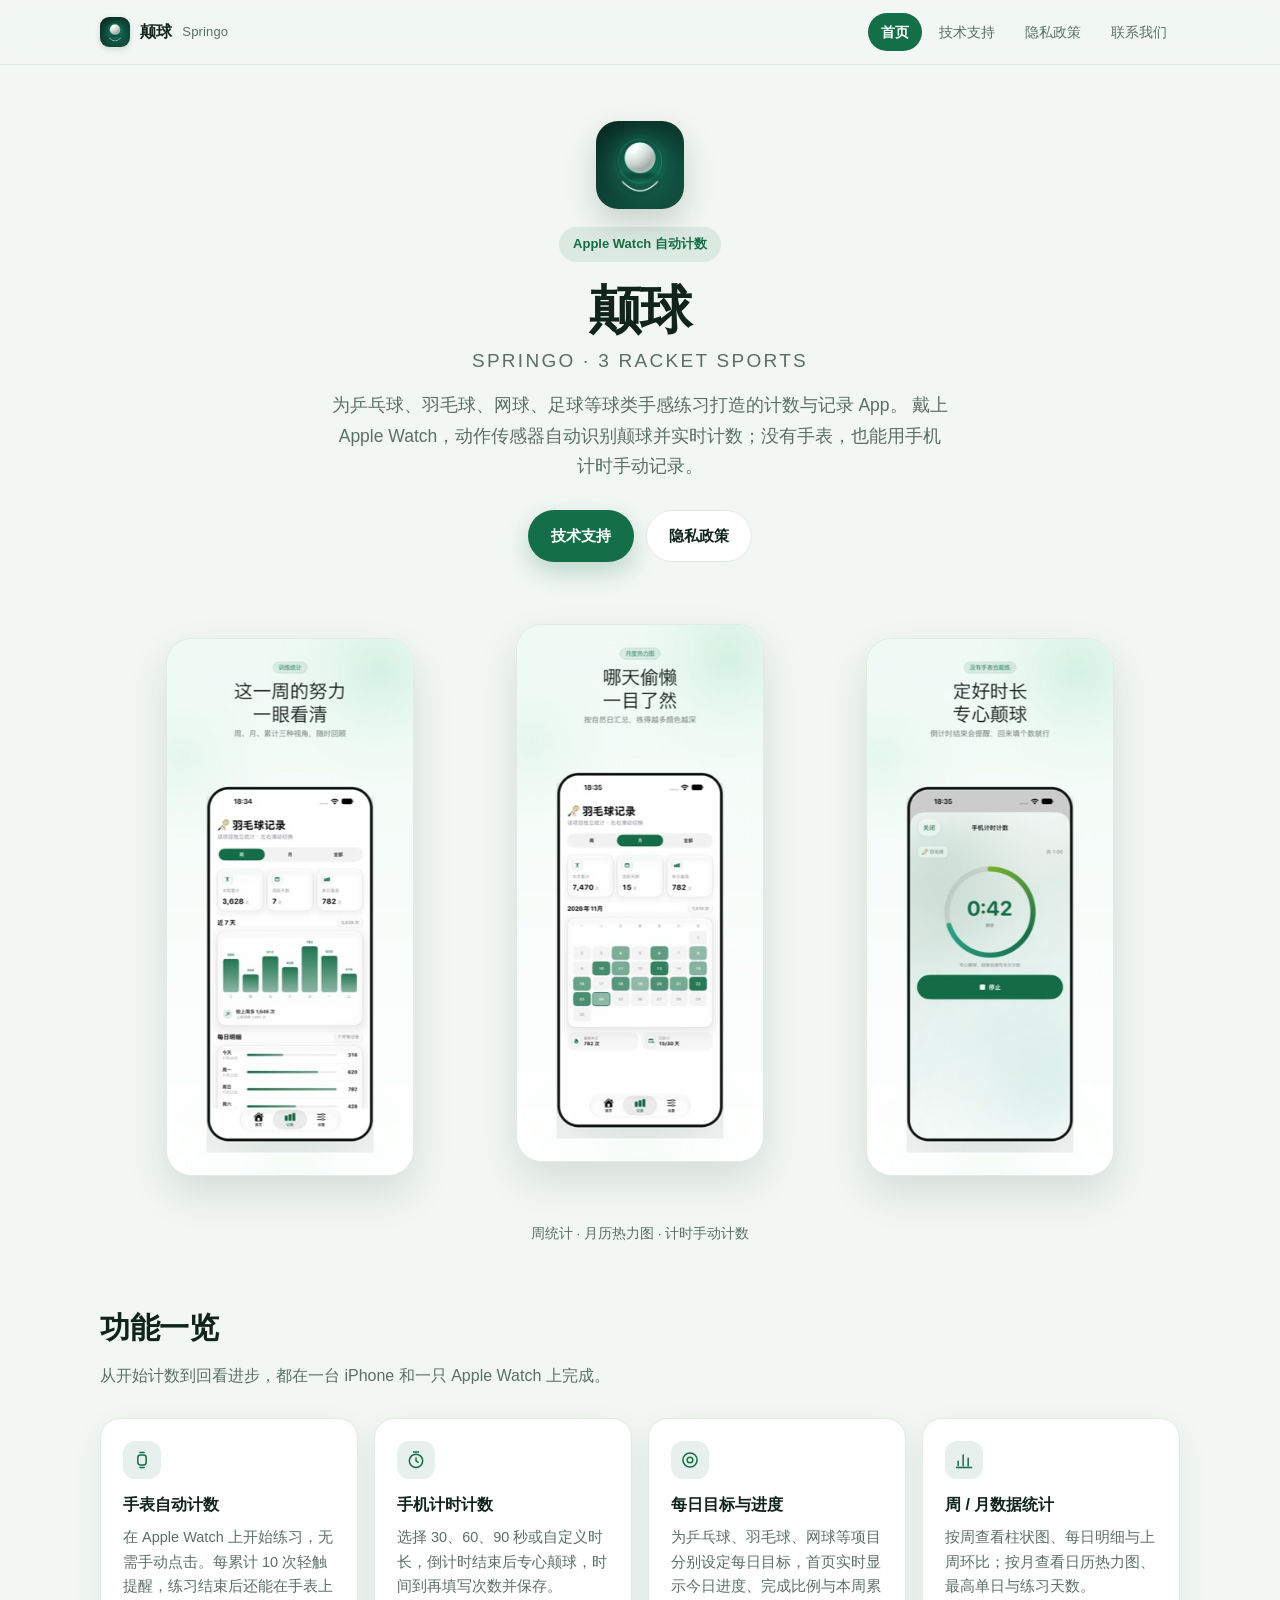
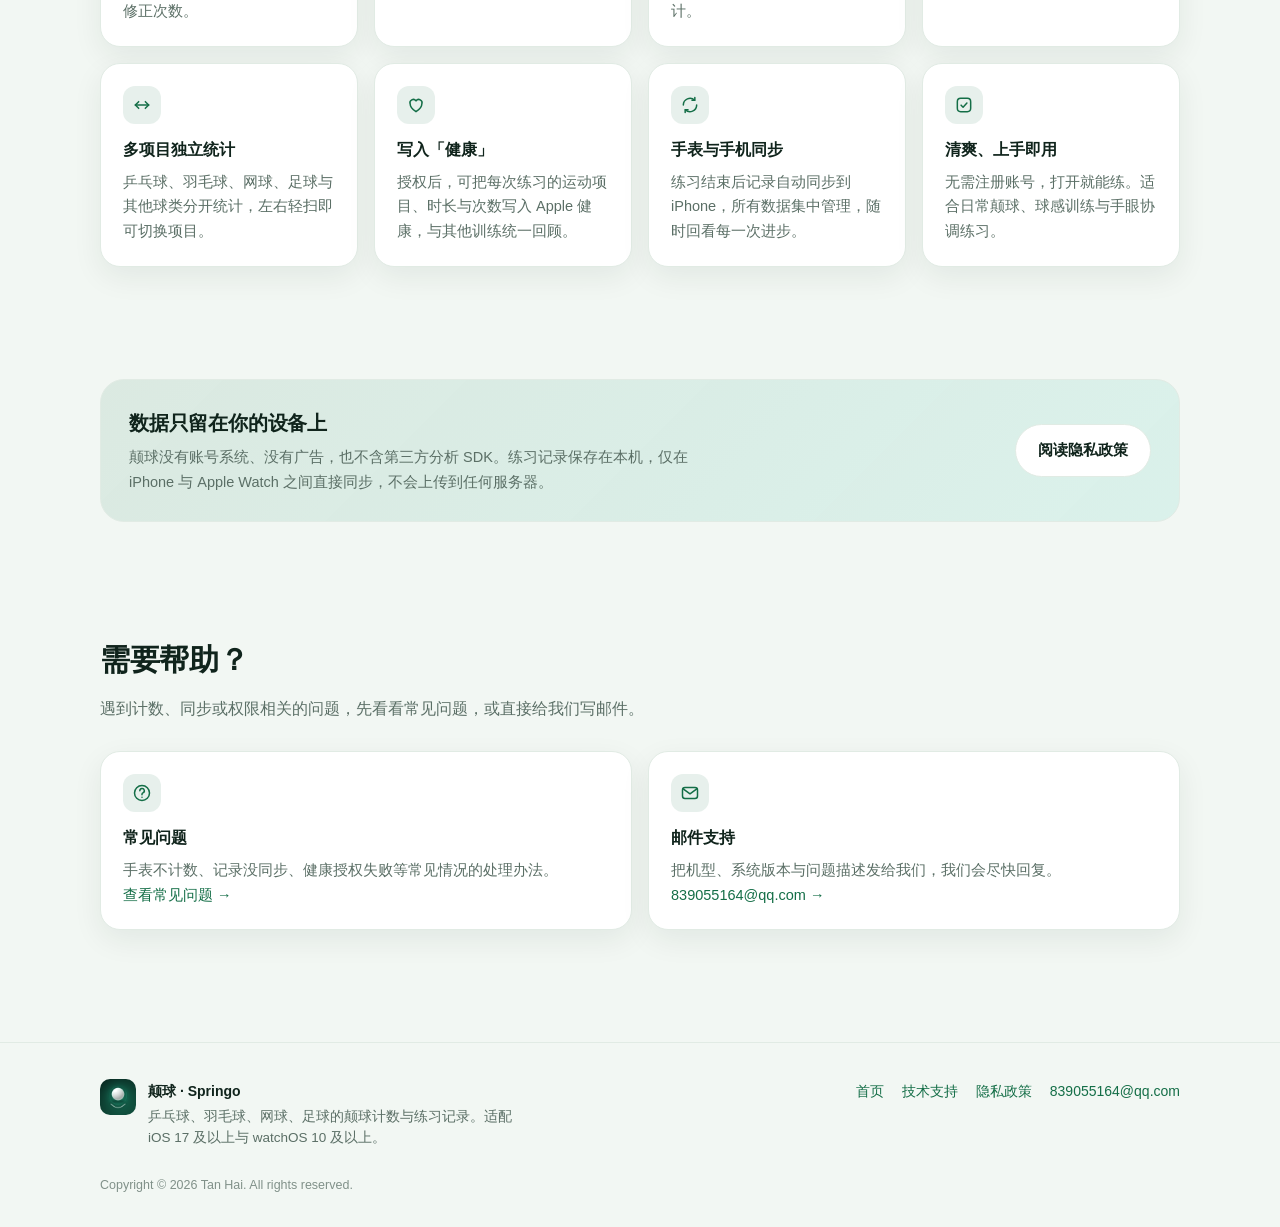
<file: index.html>
<!DOCTYPE html>
<html lang="zh-Hans">
<head>
<meta charset="utf-8">
<meta name="viewport" content="width=device-width, initial-scale=1">
<title>颠球 · Springo — Apple Watch 自动计数的球类练习记录 App</title>
<meta name="description" content="颠球（Springo）是一款为乒乓球、羽毛球、网球、足球等球类手感练习打造的计数与记录 App。Apple Watch 自动计数，手机计时手动记录，支持每日目标、周/月统计与写入「健康」。">
<meta name="theme-color" content="#146e47">
<link rel="icon" href="./assets/icon-192.png">
<link rel="apple-touch-icon" href="./assets/icon-192.png">
<link rel="stylesheet" href="./styles.css">
</head>
<body>

<header class="site-head">
  <div class="wrap">
    <a class="brand" href="./index.html">
      <img src="./assets/icon-192.png" alt="颠球 App 图标">
      <span>颠球</span><span class="en">Springo</span>
    </a>
    <nav class="nav" aria-label="主导航">
      <a href="./index.html" aria-current="page">首页</a>
      <a href="./support.html">技术支持</a>
      <a href="./privacy.html">隐私政策</a>
      <a href="mailto:839055164@qq.com">联系我们</a>
    </nav>
  </div>
</header>

<main>
  <section class="hero wrap">
    <img class="icon" src="./assets/icon-192.png" alt="颠球 App 图标">
    <span class="pill">Apple Watch 自动计数</span>
    <h1>颠球<span>SPRINGO · 3 RACKET SPORTS</span></h1>
    <p class="lead">
      为乒乓球、羽毛球、网球、足球等球类手感练习打造的计数与记录 App。
      戴上 Apple Watch，动作传感器自动识别颠球并实时计数；没有手表，也能用手机计时手动记录。
    </p>
    <div class="hero-actions">
      <a class="btn btn-primary" href="./support.html">技术支持</a>
      <a class="btn btn-ghost" href="./privacy.html">隐私政策</a>
    </div>
  </section>

  <section class="wrap" aria-label="界面预览">
    <div class="shots">
      <figure class="shot"><img src="./assets/shot-week.jpg" alt="周统计界面：柱状图与每日明细" loading="lazy"></figure>
      <figure class="shot"><img src="./assets/shot-month.jpg" alt="月统计界面：日历热力图" loading="lazy"></figure>
      <figure class="shot"><img src="./assets/shot-manual.jpg" alt="手机计时手动计数界面" loading="lazy"></figure>
    </div>
    <p class="caption">周统计 · 月历热力图 · 计时手动计数</p>
  </section>

  <section class="section wrap">
    <h2>功能一览</h2>
    <p class="sub">从开始计数到回看进步，都在一台 iPhone 和一只 Apple Watch 上完成。</p>
    <div class="grid">
      <div class="card">
        <span class="ico"><svg viewBox="0 0 24 24" aria-hidden="true"><rect x="7" y="6" width="10" height="12" rx="3.2"/><path d="M9.5 3h5M9.5 21h5"/></svg></span>
        <h3>手表自动计数</h3>
        <p>在 Apple Watch 上开始练习，无需手动点击。每累计 10 次轻触提醒，练习结束后还能在手表上修正次数。</p>
      </div>
      <div class="card">
        <span class="ico"><svg viewBox="0 0 24 24" aria-hidden="true"><circle cx="12" cy="13" r="8"/><path d="M12 9.5V13l2.6 1.8M9 2.5h6"/></svg></span>
        <h3>手机计时计数</h3>
        <p>选择 30、60、90 秒或自定义时长，倒计时结束后专心颠球，时间到再填写次数并保存。</p>
      </div>
      <div class="card">
        <span class="ico"><svg viewBox="0 0 24 24" aria-hidden="true"><circle cx="12" cy="12" r="8.5"/><circle cx="12" cy="12" r="3.4"/></svg></span>
        <h3>每日目标与进度</h3>
        <p>为乒乓球、羽毛球、网球等项目分别设定每日目标，首页实时显示今日进度、完成比例与本周累计。</p>
      </div>
      <div class="card">
        <span class="ico"><svg viewBox="0 0 24 24" aria-hidden="true"><path d="M5 19v-5.5M11 19V6M17 19v-9M3 21h18"/></svg></span>
        <h3>周 / 月数据统计</h3>
        <p>按周查看柱状图、每日明细与上周环比；按月查看日历热力图、最高单日与练习天数。</p>
      </div>
      <div class="card">
        <span class="ico"><svg viewBox="0 0 24 24" aria-hidden="true"><path d="M4 12h16"/><path d="M8 8l-4 4 4 4M16 8l4 4-4 4"/></svg></span>
        <h3>多项目独立统计</h3>
        <p>乒乓球、羽毛球、网球、足球与其他球类分开统计，左右轻扫即可切换项目。</p>
      </div>
      <div class="card">
        <span class="ico"><svg viewBox="0 0 24 24" aria-hidden="true"><path d="M12 20s-7-4.6-7-9.3A4 4 0 0 1 12 7a4 4 0 0 1 7 3.7C19 15.4 12 20 12 20z"/></svg></span>
        <h3>写入「健康」</h3>
        <p>授权后，可把每次练习的运动项目、时长与次数写入 Apple 健康，与其他训练统一回顾。</p>
      </div>
      <div class="card">
        <span class="ico"><svg viewBox="0 0 24 24" aria-hidden="true"><path d="M20 12a8 8 0 0 1-13.6 5.7M4 12a8 8 0 0 1 13.6-5.7"/><path d="M17.8 3v3.4h-3.4M6.2 21v-3.4h3.4"/></svg></span>
        <h3>手表与手机同步</h3>
        <p>练习结束后记录自动同步到 iPhone，所有数据集中管理，随时回看每一次进步。</p>
      </div>
      <div class="card">
        <span class="ico"><svg viewBox="0 0 24 24" aria-hidden="true"><rect x="4" y="4" width="16" height="16" rx="4"/><path d="M8.5 12.2l2.4 2.4 4.6-5"/></svg></span>
        <h3>清爽、上手即用</h3>
        <p>无需注册账号，打开就能练。适合日常颠球、球感训练与手眼协调练习。</p>
      </div>
    </div>
  </section>

  <section class="section wrap">
    <div class="band">
      <div>
        <h2>数据只留在你的设备上</h2>
        <p>颠球没有账号系统、没有广告，也不含第三方分析 SDK。练习记录保存在本机，仅在 iPhone 与 Apple Watch 之间直接同步，不会上传到任何服务器。</p>
      </div>
      <a class="btn btn-ghost" href="./privacy.html">阅读隐私政策</a>
    </div>
  </section>

  <section class="section wrap">
    <h2>需要帮助？</h2>
    <p class="sub">遇到计数、同步或权限相关的问题，先看看常见问题，或直接给我们写邮件。</p>
    <div class="grid">
      <div class="card">
        <span class="ico"><svg viewBox="0 0 24 24" aria-hidden="true"><circle cx="12" cy="12" r="9"/><path d="M9.4 9.3a2.7 2.7 0 1 1 3.7 2.5c-.7.3-1.1 1-1.1 1.8v.4"/><path d="M12 17.2h.01"/></svg></span>
        <h3>常见问题</h3>
        <p>手表不计数、记录没同步、健康授权失败等常见情况的处理办法。<br><a href="./support.html#faq">查看常见问题 →</a></p>
      </div>
      <div class="card">
        <span class="ico"><svg viewBox="0 0 24 24" aria-hidden="true"><rect x="3" y="5.5" width="18" height="13" rx="3"/><path d="M3.8 7l8.2 6 8.2-6"/></svg></span>
        <h3>邮件支持</h3>
        <p>把机型、系统版本与问题描述发给我们，我们会尽快回复。<br><a href="mailto:839055164@qq.com">839055164@qq.com →</a></p>
      </div>
    </div>
  </section>
</main>

<footer>
  <div class="wrap">
    <div class="cols">
      <div class="who">
        <img src="./assets/icon-192.png" alt="">
        <div>
          <strong>颠球 · Springo</strong>
          <p>乒乓球、羽毛球、网球、足球的颠球计数与练习记录。适配 iOS 17 及以上与 watchOS 10 及以上。</p>
        </div>
      </div>
      <nav aria-label="页脚导航">
        <a href="./index.html">首页</a>
        <a href="./support.html">技术支持</a>
        <a href="./privacy.html">隐私政策</a>
        <a href="mailto:839055164@qq.com">839055164@qq.com</a>
      </nav>
    </div>
    <p class="copy">Copyright © 2026 Tan Hai. All rights reserved.</p>
  </div>
</footer>

</body>
</html>
</file>
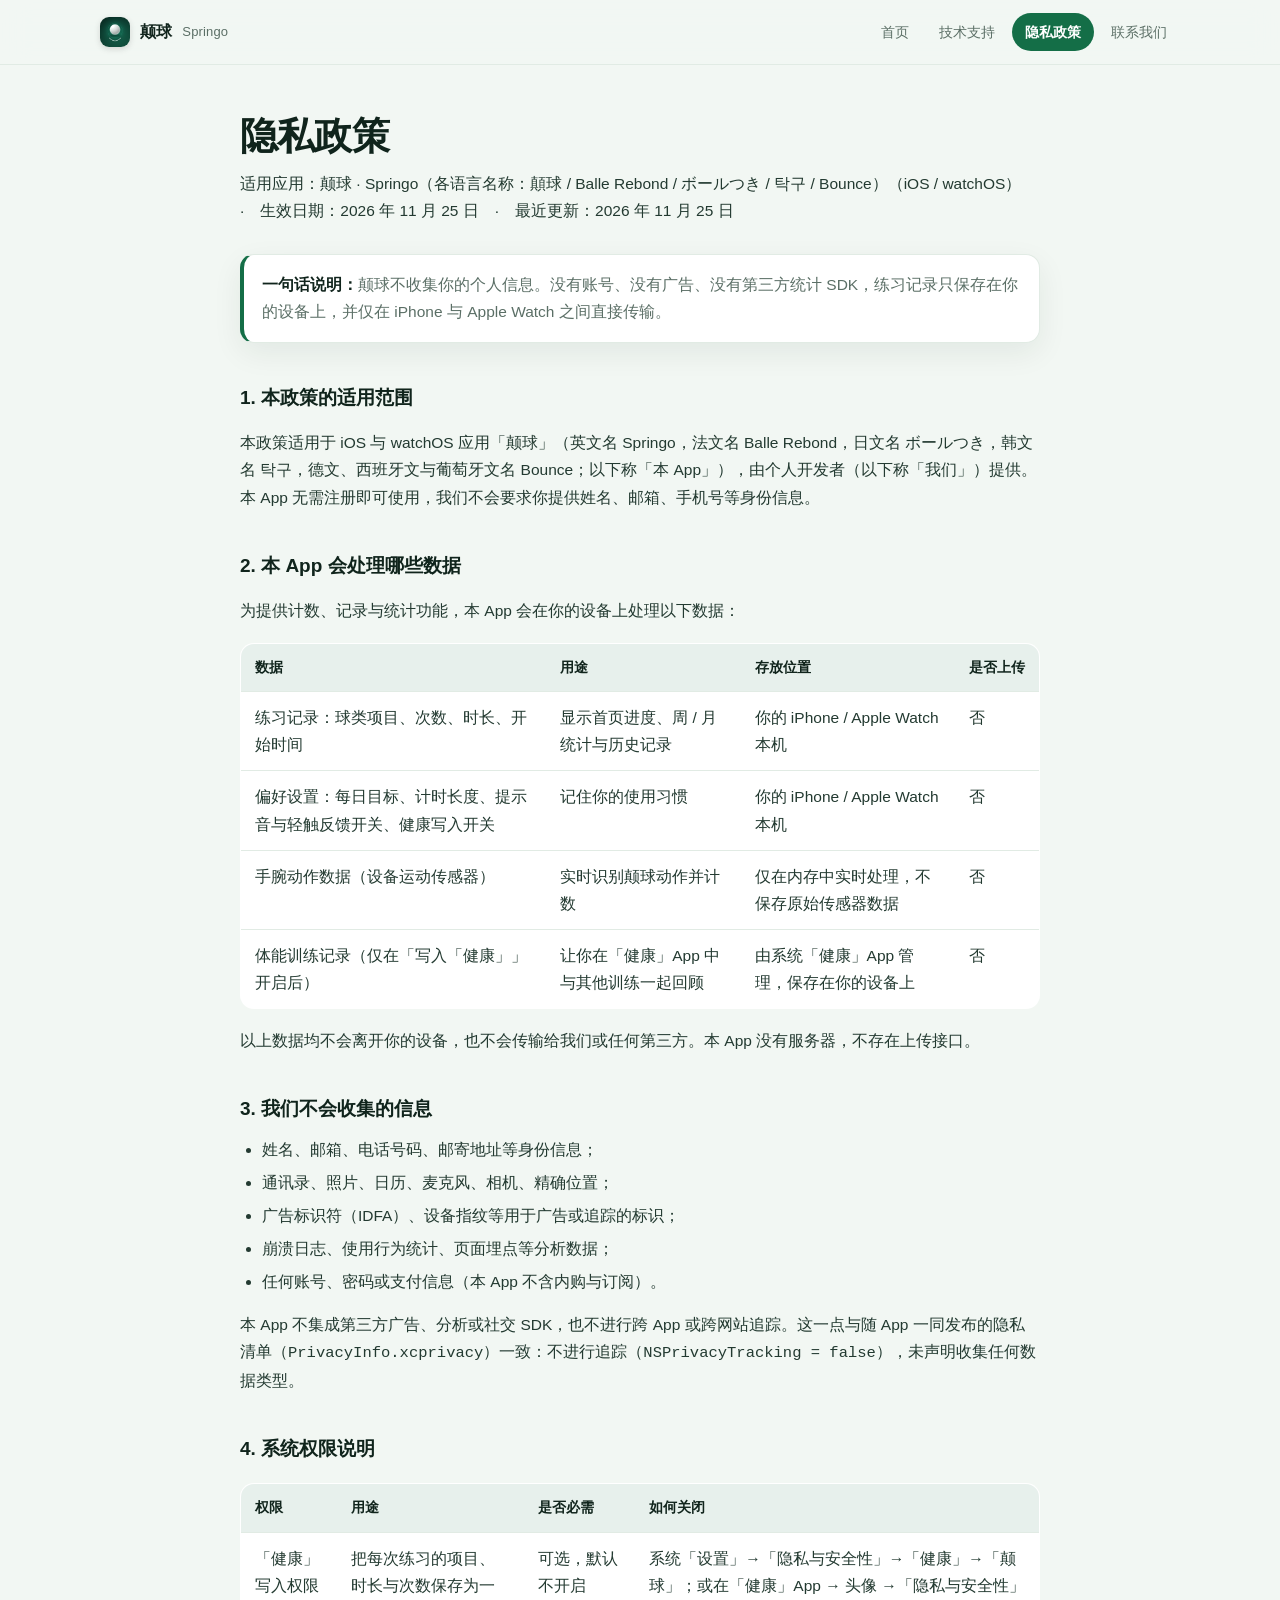
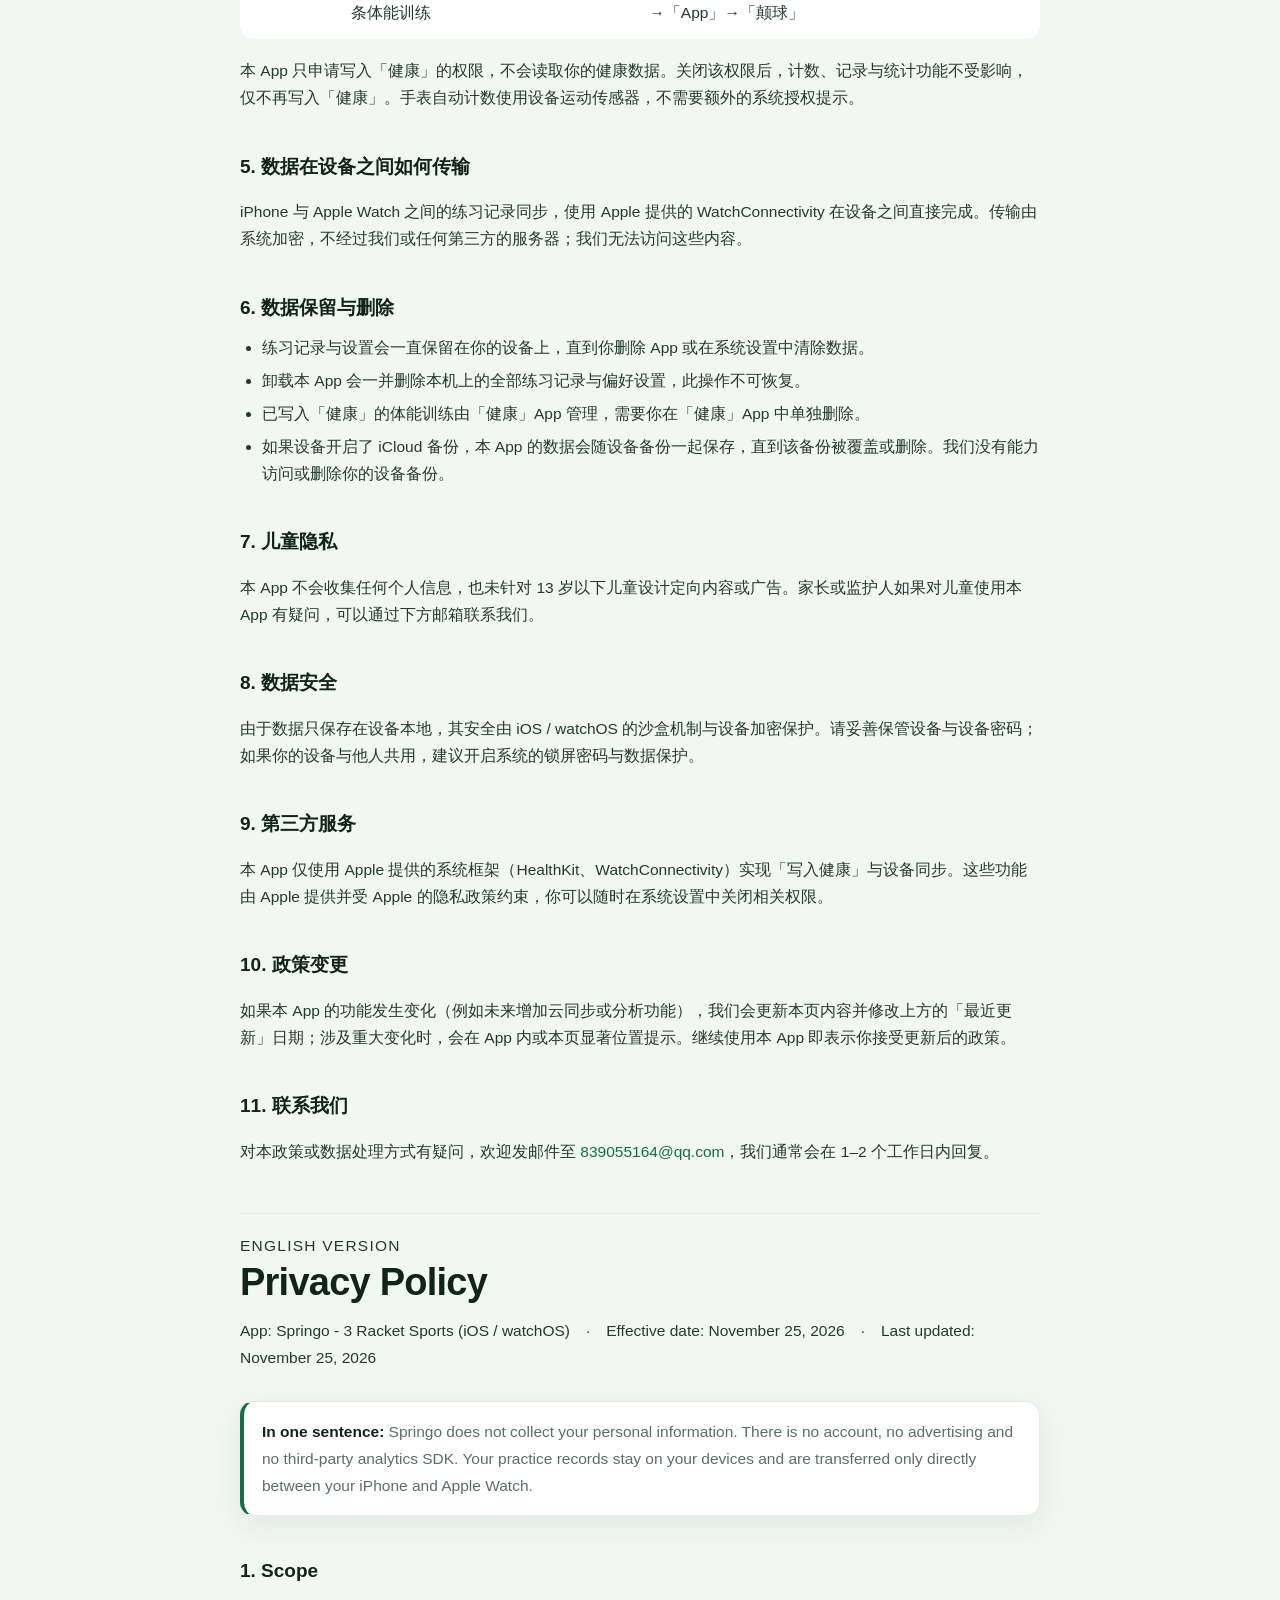
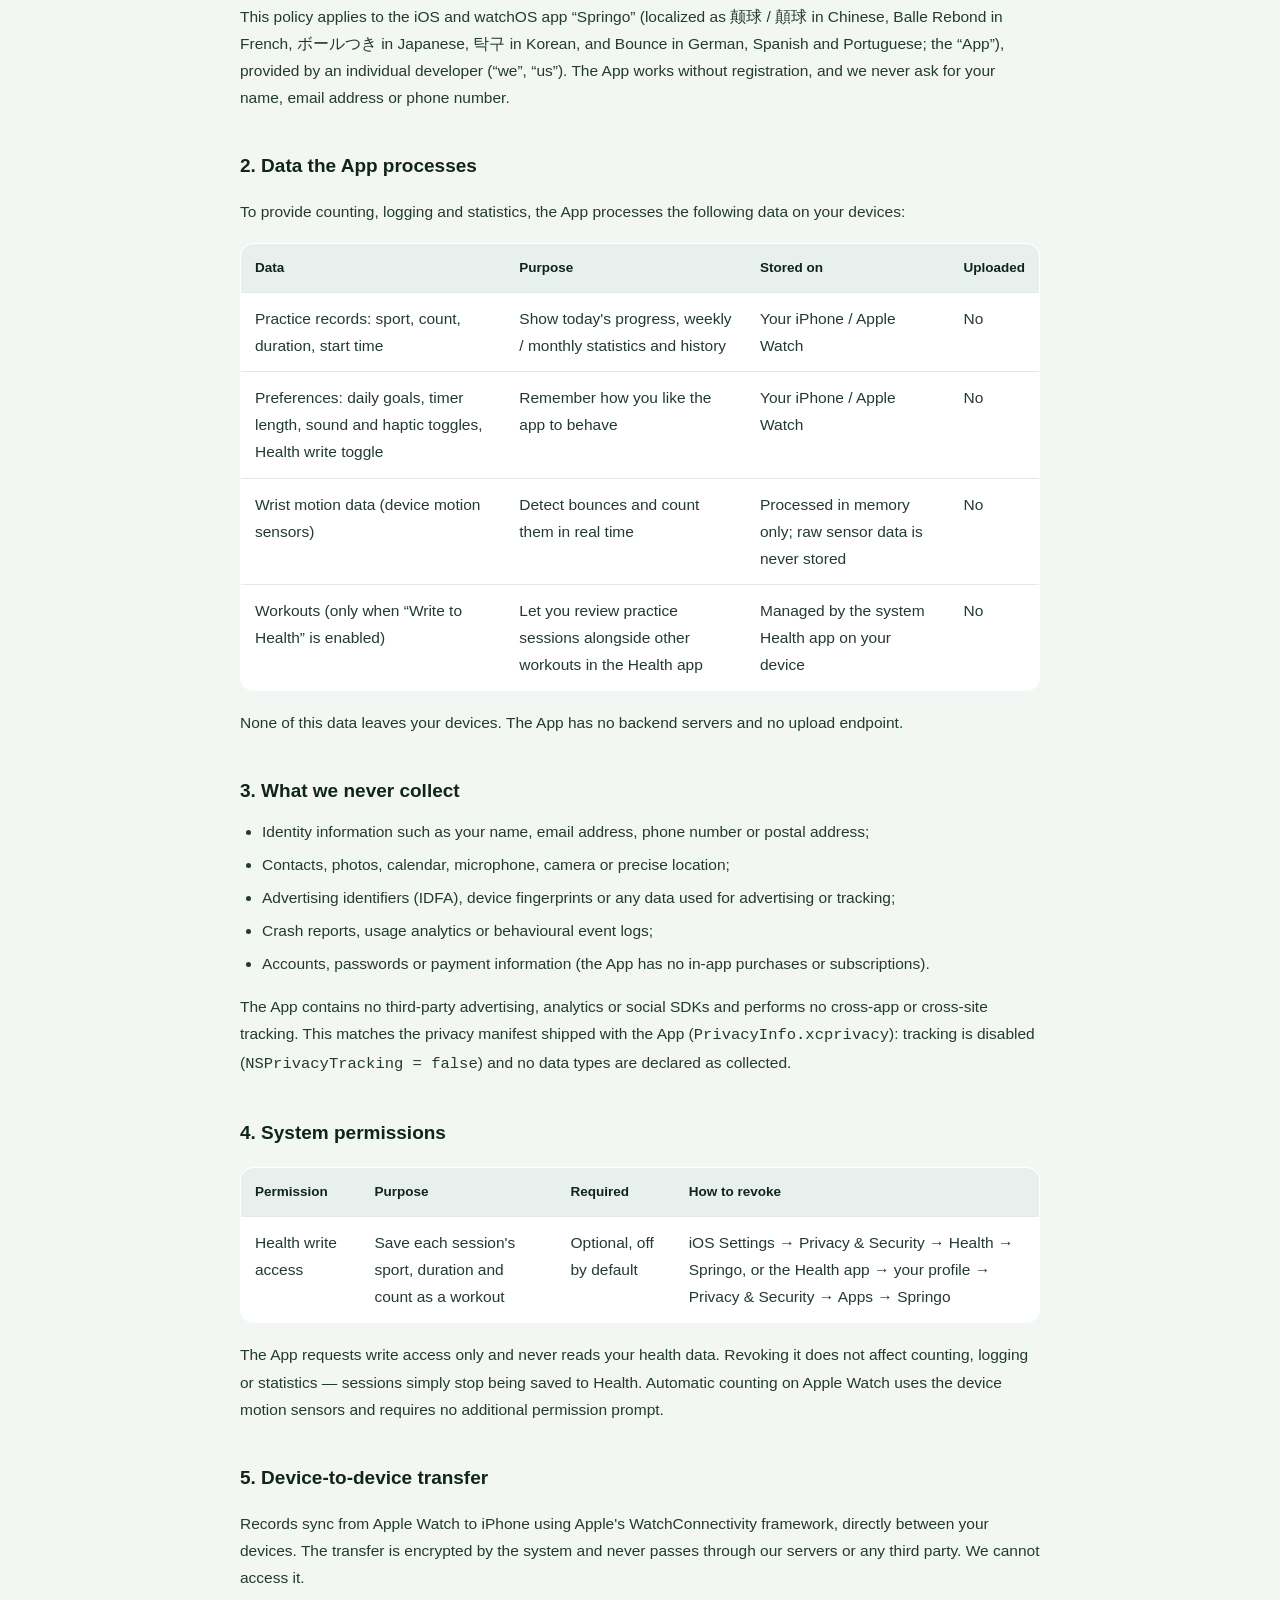
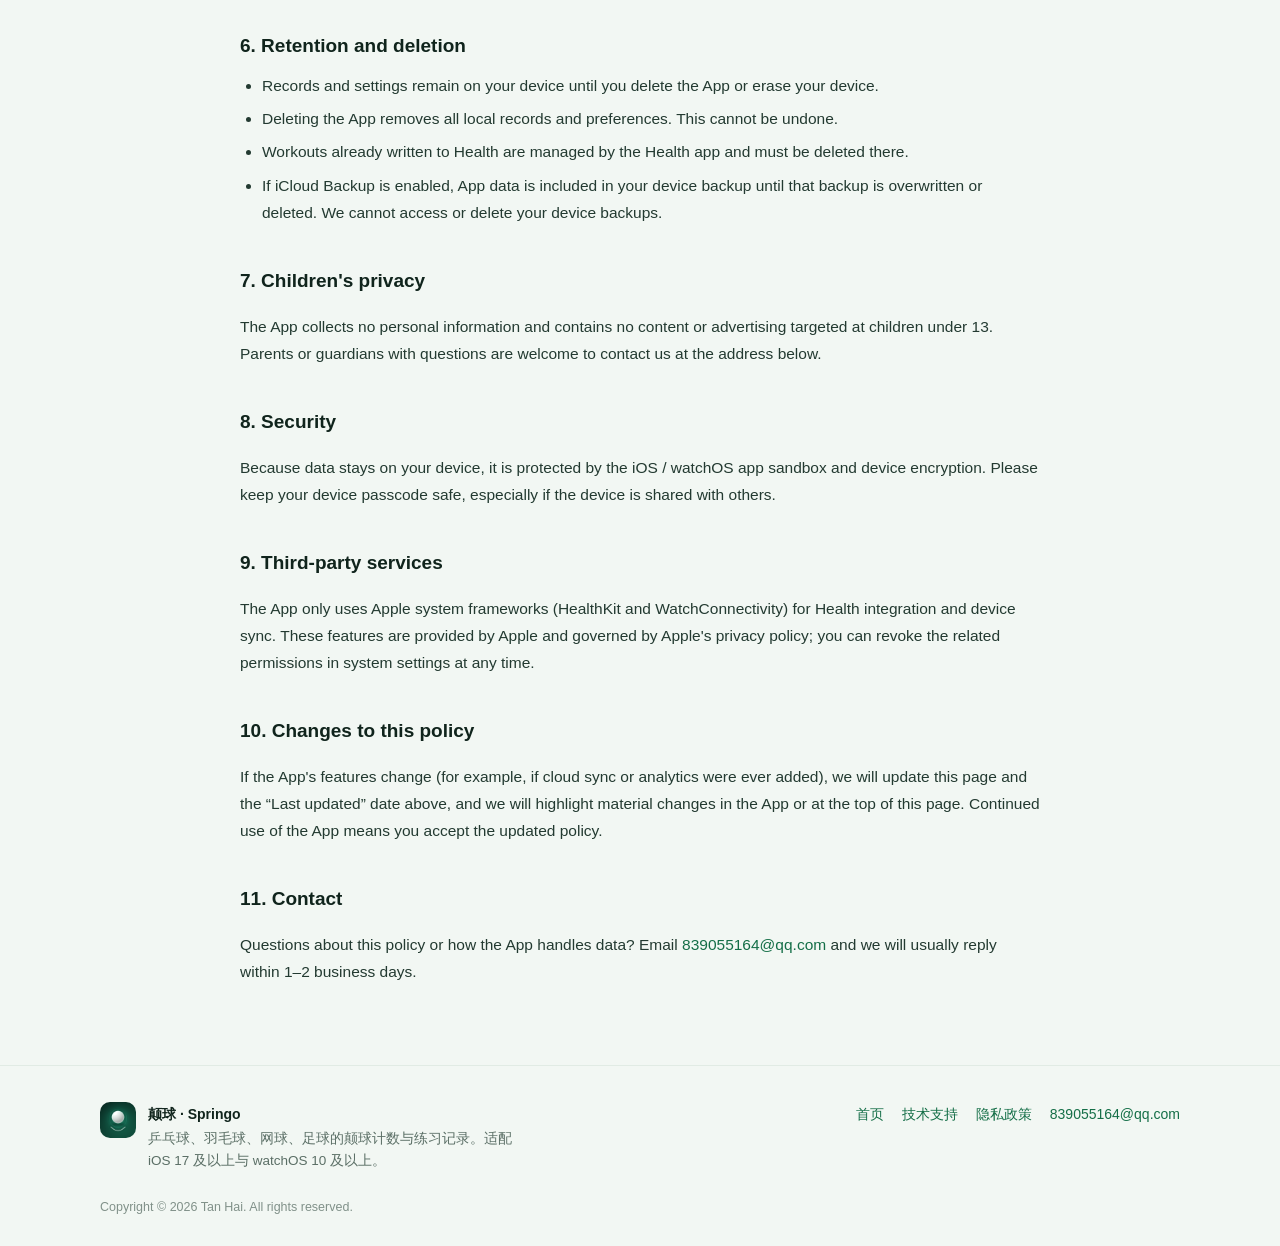
<file: privacy.html>
<!DOCTYPE html>
<html lang="zh-Hans">
<head>
<meta charset="utf-8">
<meta name="viewport" content="width=device-width, initial-scale=1">
<title>隐私政策 — 颠球 · Springo</title>
<meta name="description" content="颠球（Springo）隐私政策：不收集个人信息，无账号、无广告、无第三方统计，练习数据只保存在你的 iPhone 与 Apple Watch 上。">
<meta name="theme-color" content="#146e47">
<link rel="icon" href="./assets/icon-192.png">
<link rel="apple-touch-icon" href="./assets/icon-192.png">
<link rel="stylesheet" href="./styles.css">
</head>
<body>

<header class="site-head">
  <div class="wrap">
    <a class="brand" href="./index.html">
      <img src="./assets/icon-192.png" alt="颠球 App 图标">
      <span>颠球</span><span class="en">Springo</span>
    </a>
    <nav class="nav" aria-label="主导航">
      <a href="./index.html">首页</a>
      <a href="./support.html">技术支持</a>
      <a href="./privacy.html" aria-current="page">隐私政策</a>
      <a href="mailto:839055164@qq.com">联系我们</a>
    </nav>
  </div>
</header>

<main class="wrap">
  <article class="article">
    <h1>隐私政策</h1>
    <p class="meta">适用应用：颠球 · Springo（各语言名称：顛球 / Balle Rebond / ボールつき / 탁구 / Bounce）（iOS / watchOS）　·　生效日期：2026 年 11 月 25 日　·　最近更新：2026 年 11 月 25 日</p>

    <div class="callout">
      <p><strong>一句话说明：</strong>颠球不收集你的个人信息。没有账号、没有广告、没有第三方统计 SDK，练习记录只保存在你的设备上，并仅在 iPhone 与 Apple Watch 之间直接传输。</p>
    </div>

    <h2>1. 本政策的适用范围</h2>
    <p>本政策适用于 iOS 与 watchOS 应用「颠球」（英文名 Springo，法文名 Balle Rebond，日文名 ボールつき，韩文名 탁구，德文、西班牙文与葡萄牙文名 Bounce；以下称「本 App」），由个人开发者（以下称「我们」）提供。本 App 无需注册即可使用，我们不会要求你提供姓名、邮箱、手机号等身份信息。</p>

    <h2>2. 本 App 会处理哪些数据</h2>
    <p>为提供计数、记录与统计功能，本 App 会在你的设备上处理以下数据：</p>

    <table>
      <thead>
        <tr>
          <th>数据</th>
          <th>用途</th>
          <th>存放位置</th>
          <th>是否上传</th>
        </tr>
      </thead>
      <tbody>
        <tr>
          <td>练习记录：球类项目、次数、时长、开始时间</td>
          <td>显示首页进度、周 / 月统计与历史记录</td>
          <td>你的 iPhone / Apple Watch 本机</td>
          <td>否</td>
        </tr>
        <tr>
          <td>偏好设置：每日目标、计时长度、提示音与轻触反馈开关、健康写入开关</td>
          <td>记住你的使用习惯</td>
          <td>你的 iPhone / Apple Watch 本机</td>
          <td>否</td>
        </tr>
        <tr>
          <td>手腕动作数据（设备运动传感器）</td>
          <td>实时识别颠球动作并计数</td>
          <td>仅在内存中实时处理，不保存原始传感器数据</td>
          <td>否</td>
        </tr>
        <tr>
          <td>体能训练记录（仅在「写入「健康」」开启后）</td>
          <td>让你在「健康」App 中与其他训练一起回顾</td>
          <td>由系统「健康」App 管理，保存在你的设备上</td>
          <td>否</td>
        </tr>
      </tbody>
    </table>

    <p>以上数据均不会离开你的设备，也不会传输给我们或任何第三方。本 App 没有服务器，不存在上传接口。</p>

    <h2>3. 我们不会收集的信息</h2>
    <ul>
      <li>姓名、邮箱、电话号码、邮寄地址等身份信息；</li>
      <li>通讯录、照片、日历、麦克风、相机、精确位置；</li>
      <li>广告标识符（IDFA）、设备指纹等用于广告或追踪的标识；</li>
      <li>崩溃日志、使用行为统计、页面埋点等分析数据；</li>
      <li>任何账号、密码或支付信息（本 App 不含内购与订阅）。</li>
    </ul>
    <p>本 App 不集成第三方广告、分析或社交 SDK，也不进行跨 App 或跨网站追踪。这一点与随 App 一同发布的隐私清单（<code>PrivacyInfo.xcprivacy</code>）一致：不进行追踪（<code>NSPrivacyTracking = false</code>），未声明收集任何数据类型。</p>

    <h2>4. 系统权限说明</h2>
    <table>
      <thead>
        <tr>
          <th>权限</th>
          <th>用途</th>
          <th>是否必需</th>
          <th>如何关闭</th>
        </tr>
      </thead>
      <tbody>
        <tr>
          <td>「健康」写入权限</td>
          <td>把每次练习的项目、时长与次数保存为一条体能训练</td>
          <td>可选，默认不开启</td>
          <td>系统「设置」→「隐私与安全性」→「健康」→「颠球」；或在「健康」App → 头像 →「隐私与安全性」→「App」→「颠球」</td>
        </tr>
      </tbody>
    </table>
    <p>本 App 只申请写入「健康」的权限，不会读取你的健康数据。关闭该权限后，计数、记录与统计功能不受影响，仅不再写入「健康」。手表自动计数使用设备运动传感器，不需要额外的系统授权提示。</p>

    <h2>5. 数据在设备之间如何传输</h2>
    <p>iPhone 与 Apple Watch 之间的练习记录同步，使用 Apple 提供的 WatchConnectivity 在设备之间直接完成。传输由系统加密，不经过我们或任何第三方的服务器；我们无法访问这些内容。</p>

    <h2>6. 数据保留与删除</h2>
    <ul>
      <li>练习记录与设置会一直保留在你的设备上，直到你删除 App 或在系统设置中清除数据。</li>
      <li>卸载本 App 会一并删除本机上的全部练习记录与偏好设置，此操作不可恢复。</li>
      <li>已写入「健康」的体能训练由「健康」App 管理，需要你在「健康」App 中单独删除。</li>
      <li>如果设备开启了 iCloud 备份，本 App 的数据会随设备备份一起保存，直到该备份被覆盖或删除。我们没有能力访问或删除你的设备备份。</li>
    </ul>

    <h2>7. 儿童隐私</h2>
    <p>本 App 不会收集任何个人信息，也未针对 13 岁以下儿童设计定向内容或广告。家长或监护人如果对儿童使用本 App 有疑问，可以通过下方邮箱联系我们。</p>

    <h2>8. 数据安全</h2>
    <p>由于数据只保存在设备本地，其安全由 iOS / watchOS 的沙盒机制与设备加密保护。请妥善保管设备与设备密码；如果你的设备与他人共用，建议开启系统的锁屏密码与数据保护。</p>

    <h2>9. 第三方服务</h2>
    <p>本 App 仅使用 Apple 提供的系统框架（HealthKit、WatchConnectivity）实现「写入健康」与设备同步。这些功能由 Apple 提供并受 Apple 的隐私政策约束，你可以随时在系统设置中关闭相关权限。</p>

    <h2>10. 政策变更</h2>
    <p>如果本 App 的功能发生变化（例如未来增加云同步或分析功能），我们会更新本页内容并修改上方的「最近更新」日期；涉及重大变化时，会在 App 内或本页显著位置提示。继续使用本 App 即表示你接受更新后的政策。</p>

    <h2>11. 联系我们</h2>
    <p>对本政策或数据处理方式有疑问，欢迎发邮件至 <a href="mailto:839055164@qq.com?subject=%E9%9A%90%E7%A7%81%E6%94%BF%E7%AD%96%E5%92%A8%E8%AF%A2">839055164@qq.com</a>，我们通常会在 1–2 个工作日内回复。</p>

    <hr class="rule">
    <p class="rule-note">English Version</p>

    <h1>Privacy Policy</h1>
    <p class="meta">App: Springo - 3 Racket Sports (iOS / watchOS)　·　Effective date: November 25, 2026　·　Last updated: November 25, 2026</p>

    <div class="callout">
      <p><strong>In one sentence:</strong> Springo does not collect your personal information. There is no account, no advertising and no third-party analytics SDK. Your practice records stay on your devices and are transferred only directly between your iPhone and Apple Watch.</p>
    </div>

    <h2>1. Scope</h2>
    <p>This policy applies to the iOS and watchOS app “Springo” (localized as 颠球 / 顛球 in Chinese, Balle Rebond in French, ボールつき in Japanese, 탁구 in Korean, and Bounce in German, Spanish and Portuguese; the “App”), provided by an individual developer (“we”, “us”). The App works without registration, and we never ask for your name, email address or phone number.</p>

    <h2>2. Data the App processes</h2>
    <p>To provide counting, logging and statistics, the App processes the following data on your devices:</p>

    <table>
      <thead>
        <tr>
          <th>Data</th>
          <th>Purpose</th>
          <th>Stored on</th>
          <th>Uploaded</th>
        </tr>
      </thead>
      <tbody>
        <tr>
          <td>Practice records: sport, count, duration, start time</td>
          <td>Show today's progress, weekly / monthly statistics and history</td>
          <td>Your iPhone / Apple Watch</td>
          <td>No</td>
        </tr>
        <tr>
          <td>Preferences: daily goals, timer length, sound and haptic toggles, Health write toggle</td>
          <td>Remember how you like the app to behave</td>
          <td>Your iPhone / Apple Watch</td>
          <td>No</td>
        </tr>
        <tr>
          <td>Wrist motion data (device motion sensors)</td>
          <td>Detect bounces and count them in real time</td>
          <td>Processed in memory only; raw sensor data is never stored</td>
          <td>No</td>
        </tr>
        <tr>
          <td>Workouts (only when “Write to Health” is enabled)</td>
          <td>Let you review practice sessions alongside other workouts in the Health app</td>
          <td>Managed by the system Health app on your device</td>
          <td>No</td>
        </tr>
      </tbody>
    </table>

    <p>None of this data leaves your devices. The App has no backend servers and no upload endpoint.</p>

    <h2>3. What we never collect</h2>
    <ul>
      <li>Identity information such as your name, email address, phone number or postal address;</li>
      <li>Contacts, photos, calendar, microphone, camera or precise location;</li>
      <li>Advertising identifiers (IDFA), device fingerprints or any data used for advertising or tracking;</li>
      <li>Crash reports, usage analytics or behavioural event logs;</li>
      <li>Accounts, passwords or payment information (the App has no in-app purchases or subscriptions).</li>
    </ul>
    <p>The App contains no third-party advertising, analytics or social SDKs and performs no cross-app or cross-site tracking. This matches the privacy manifest shipped with the App (<code>PrivacyInfo.xcprivacy</code>): tracking is disabled (<code>NSPrivacyTracking = false</code>) and no data types are declared as collected.</p>

    <h2>4. System permissions</h2>
    <table>
      <thead>
        <tr>
          <th>Permission</th>
          <th>Purpose</th>
          <th>Required</th>
          <th>How to revoke</th>
        </tr>
      </thead>
      <tbody>
        <tr>
          <td>Health write access</td>
          <td>Save each session's sport, duration and count as a workout</td>
          <td>Optional, off by default</td>
          <td>iOS Settings → Privacy &amp; Security → Health → Springo, or the Health app → your profile → Privacy &amp; Security → Apps → Springo</td>
        </tr>
      </tbody>
    </table>
    <p>The App requests write access only and never reads your health data. Revoking it does not affect counting, logging or statistics — sessions simply stop being saved to Health. Automatic counting on Apple Watch uses the device motion sensors and requires no additional permission prompt.</p>

    <h2>5. Device-to-device transfer</h2>
    <p>Records sync from Apple Watch to iPhone using Apple's WatchConnectivity framework, directly between your devices. The transfer is encrypted by the system and never passes through our servers or any third party. We cannot access it.</p>

    <h2>6. Retention and deletion</h2>
    <ul>
      <li>Records and settings remain on your device until you delete the App or erase your device.</li>
      <li>Deleting the App removes all local records and preferences. This cannot be undone.</li>
      <li>Workouts already written to Health are managed by the Health app and must be deleted there.</li>
      <li>If iCloud Backup is enabled, App data is included in your device backup until that backup is overwritten or deleted. We cannot access or delete your device backups.</li>
    </ul>

    <h2>7. Children's privacy</h2>
    <p>The App collects no personal information and contains no content or advertising targeted at children under 13. Parents or guardians with questions are welcome to contact us at the address below.</p>

    <h2>8. Security</h2>
    <p>Because data stays on your device, it is protected by the iOS / watchOS app sandbox and device encryption. Please keep your device passcode safe, especially if the device is shared with others.</p>

    <h2>9. Third-party services</h2>
    <p>The App only uses Apple system frameworks (HealthKit and WatchConnectivity) for Health integration and device sync. These features are provided by Apple and governed by Apple's privacy policy; you can revoke the related permissions in system settings at any time.</p>

    <h2>10. Changes to this policy</h2>
    <p>If the App's features change (for example, if cloud sync or analytics were ever added), we will update this page and the “Last updated” date above, and we will highlight material changes in the App or at the top of this page. Continued use of the App means you accept the updated policy.</p>

    <h2>11. Contact</h2>
    <p>Questions about this policy or how the App handles data? Email <a href="mailto:839055164@qq.com?subject=Springo%20Privacy%20Policy">839055164@qq.com</a> and we will usually reply within 1–2 business days.</p>
  </article>
</main>

<footer>
  <div class="wrap">
    <div class="cols">
      <div class="who">
        <img src="./assets/icon-192.png" alt="">
        <div>
          <strong>颠球 · Springo</strong>
          <p>乒乓球、羽毛球、网球、足球的颠球计数与练习记录。适配 iOS 17 及以上与 watchOS 10 及以上。</p>
        </div>
      </div>
      <nav aria-label="页脚导航">
        <a href="./index.html">首页</a>
        <a href="./support.html">技术支持</a>
        <a href="./privacy.html">隐私政策</a>
        <a href="mailto:839055164@qq.com">839055164@qq.com</a>
      </nav>
    </div>
    <p class="copy">Copyright © 2026 Tan Hai. All rights reserved.</p>
  </div>
</footer>

</body>
</html>
</file>
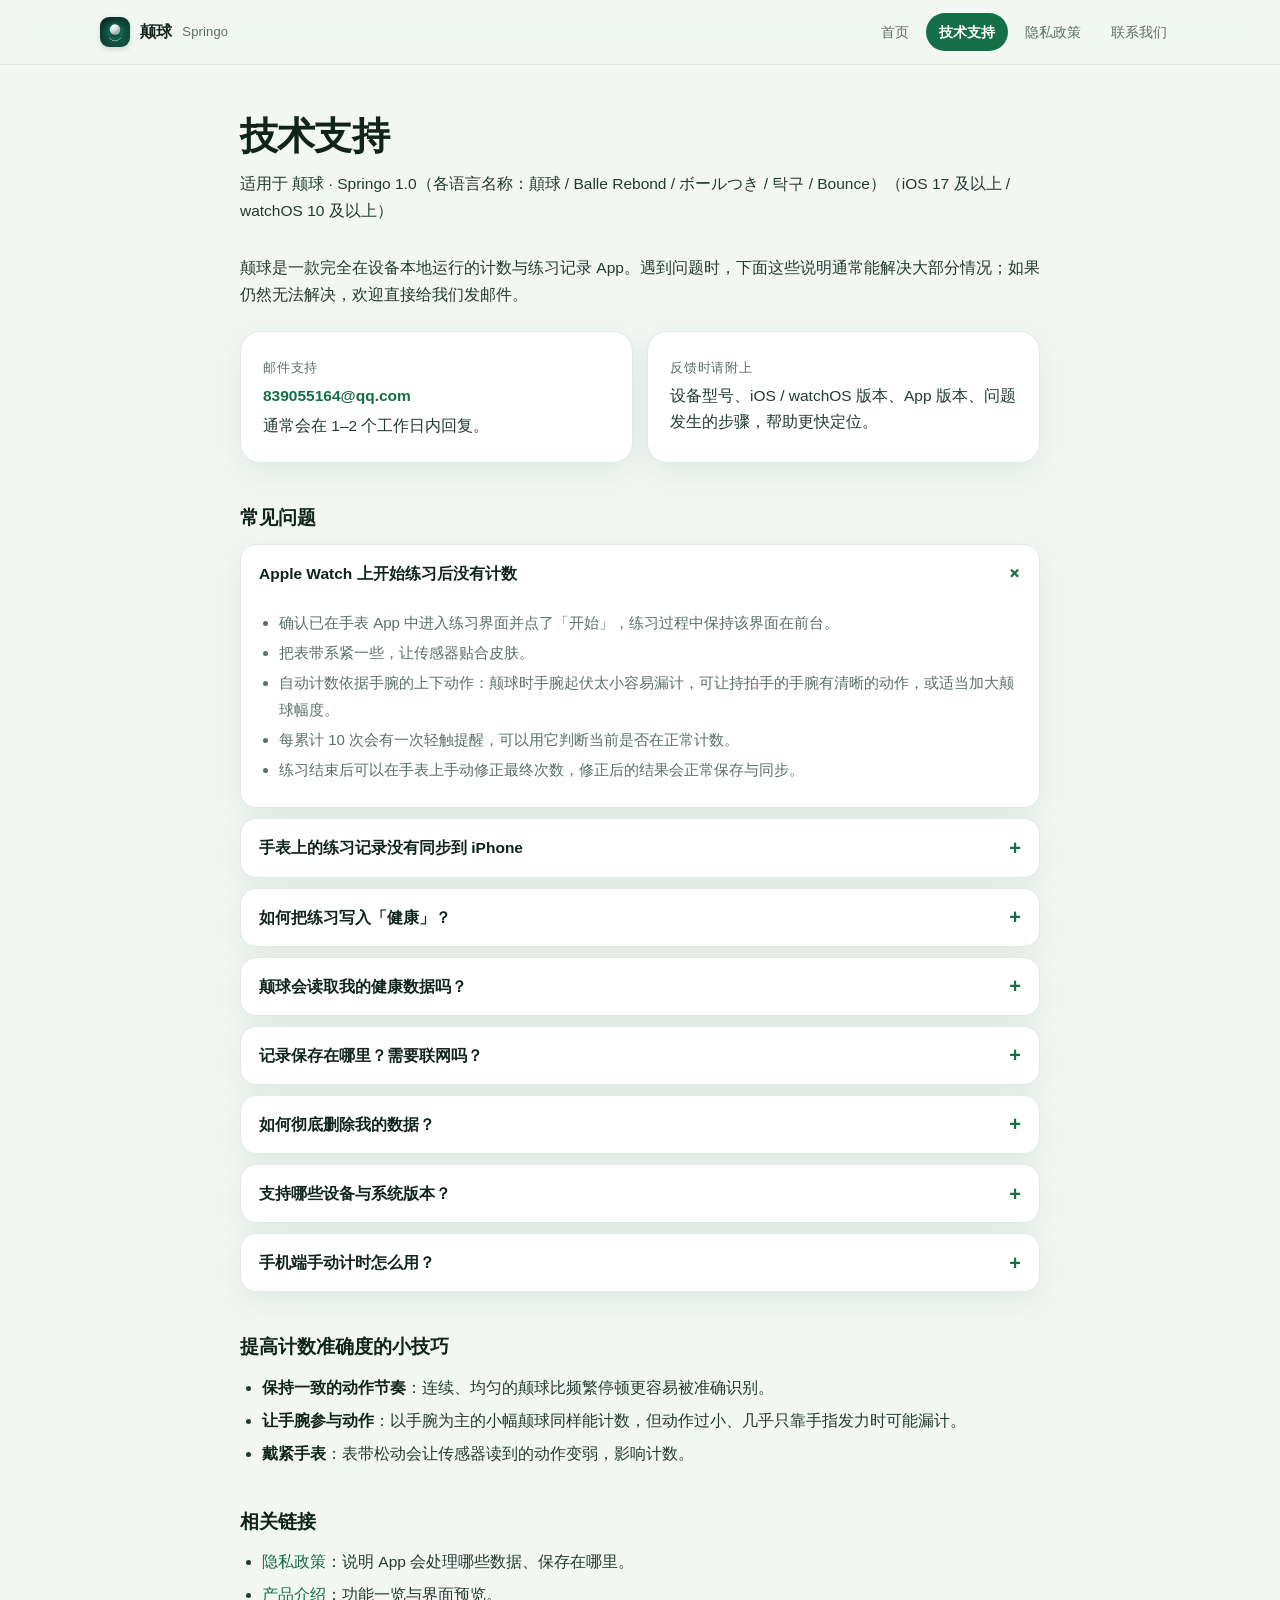
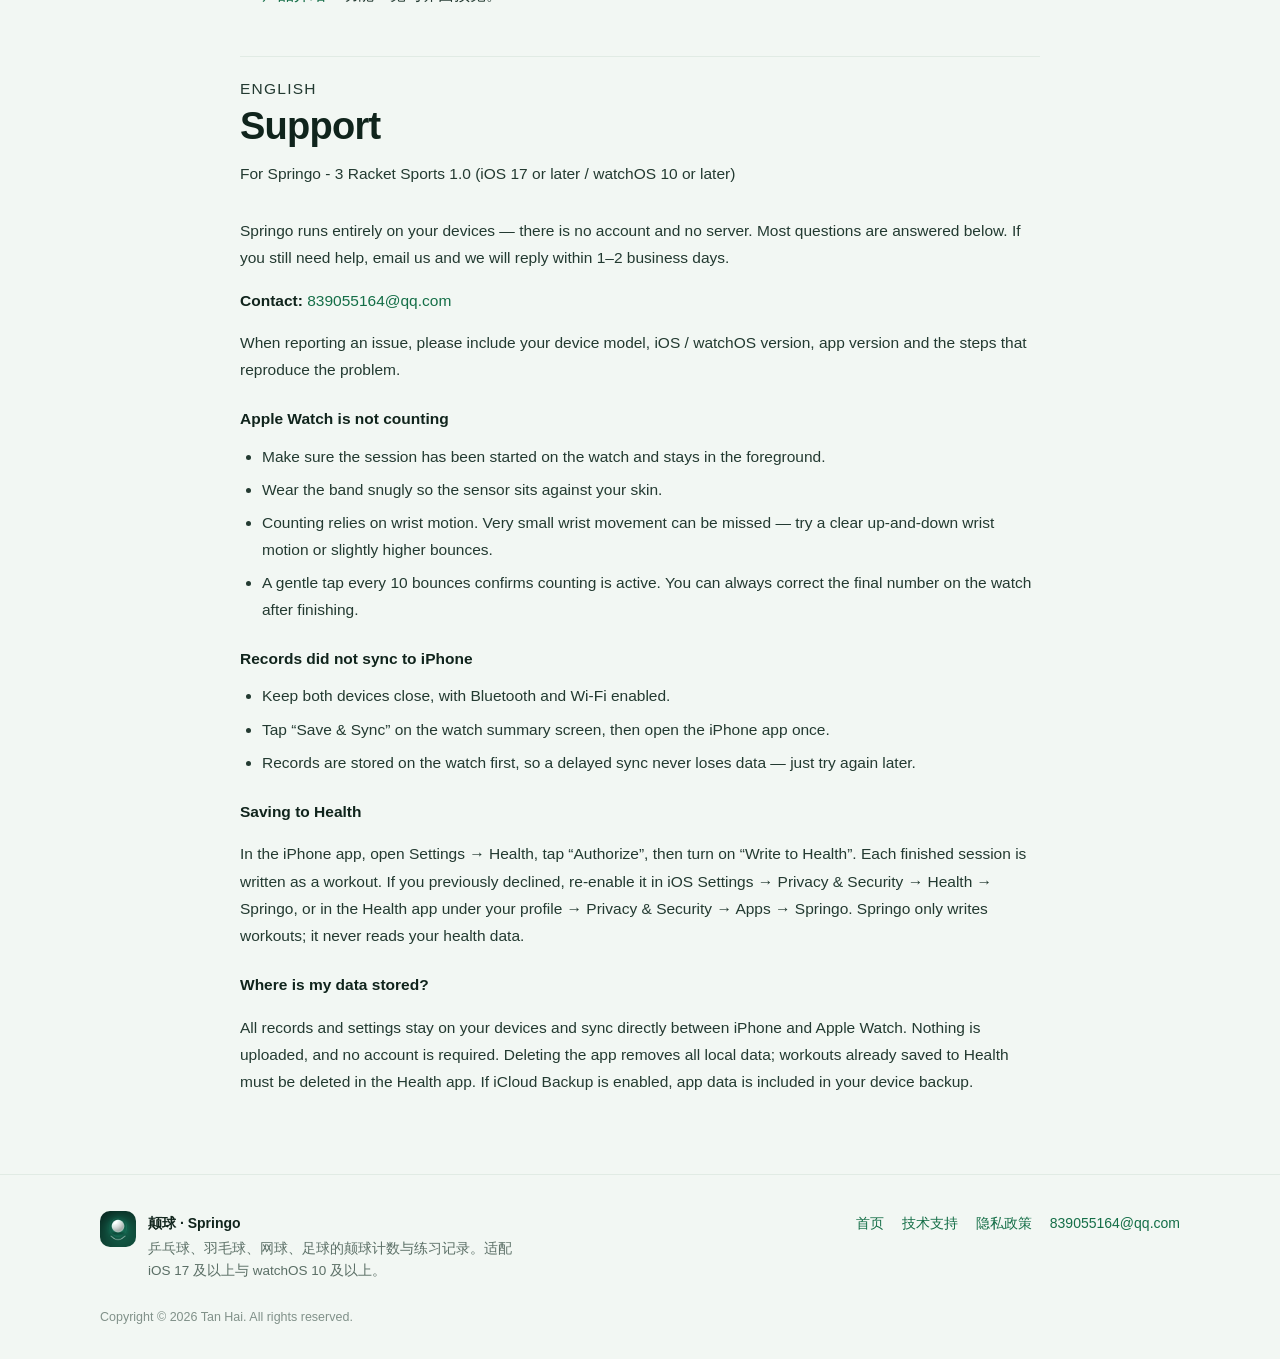
<file: support.html>
<!DOCTYPE html>
<html lang="zh-Hans">
<head>
<meta charset="utf-8">
<meta name="viewport" content="width=device-width, initial-scale=1">
<title>技术支持 — 颠球 · Springo</title>
<meta name="description" content="颠球（Springo）技术支持：Apple Watch 计数、手表与手机同步、写入「健康」等常见问题的解决办法与联系方式。">
<meta name="theme-color" content="#146e47">
<link rel="icon" href="./assets/icon-192.png">
<link rel="apple-touch-icon" href="./assets/icon-192.png">
<link rel="stylesheet" href="./styles.css">
</head>
<body>

<header class="site-head">
  <div class="wrap">
    <a class="brand" href="./index.html">
      <img src="./assets/icon-192.png" alt="颠球 App 图标">
      <span>颠球</span><span class="en">Springo</span>
    </a>
    <nav class="nav" aria-label="主导航">
      <a href="./index.html">首页</a>
      <a href="./support.html" aria-current="page">技术支持</a>
      <a href="./privacy.html">隐私政策</a>
      <a href="mailto:839055164@qq.com">联系我们</a>
    </nav>
  </div>
</header>

<main class="wrap">
  <article class="article">
    <h1>技术支持</h1>
    <p class="meta">适用于 颠球 · Springo 1.0（各语言名称：顛球 / Balle Rebond / ボールつき / 탁구 / Bounce）（iOS 17 及以上 / watchOS 10 及以上）</p>

    <p>颠球是一款完全在设备本地运行的计数与练习记录 App。遇到问题时，下面这些说明通常能解决大部分情况；如果仍然无法解决，欢迎直接给我们发邮件。</p>

    <div class="contact">
      <div class="card">
        <p class="label">邮件支持</p>
        <p><a class="value" href="mailto:839055164@qq.com?subject=%E9%A2%A0%E7%90%83%20App%20%E5%8F%8D%E9%A6%88">839055164@qq.com</a></p>
        <p>通常会在 1–2 个工作日内回复。</p>
      </div>
      <div class="card">
        <p class="label">反馈时请附上</p>
        <p>设备型号、iOS / watchOS 版本、App 版本、问题发生的步骤，帮助更快定位。</p>
      </div>
    </div>

    <h2 id="faq">常见问题</h2>

    <details class="faq" open>
      <summary>Apple Watch 上开始练习后没有计数</summary>
      <div class="faq-body">
        <ul>
          <li>确认已在手表 App 中进入练习界面并点了「开始」，练习过程中保持该界面在前台。</li>
          <li>把表带系紧一些，让传感器贴合皮肤。</li>
          <li>自动计数依据手腕的上下动作：颠球时手腕起伏太小容易漏计，可让持拍手的手腕有清晰的动作，或适当加大颠球幅度。</li>
          <li>每累计 10 次会有一次轻触提醒，可以用它判断当前是否在正常计数。</li>
          <li>练习结束后可以在手表上手动修正最终次数，修正后的结果会正常保存与同步。</li>
        </ul>
      </div>
    </details>

    <details class="faq">
      <summary>手表上的练习记录没有同步到 iPhone</summary>
      <div class="faq-body">
        <ul>
          <li>让 iPhone 与 Apple Watch 靠近，并确认两台设备的蓝牙与无线局域网都已开启。</li>
          <li>在手表练习结束页点「保存并同步」，然后打开一次 iPhone 上的颠球 App。</li>
          <li>记录会先保存在手表本地，即使同步延迟也不会丢失；稍后重试即可。</li>
          <li>如果长时间没有同步，重启两台设备后再打开 App 试一次。</li>
        </ul>
      </div>
    </details>

    <details class="faq">
      <summary>如何把练习写入「健康」？</summary>
      <div class="faq-body">
        <ul>
          <li>在 iPhone App 中进入「设置」，「健康」一栏点「授权」，完成系统授权后再打开「写入「健康」」开关。</li>
          <li>之后每次练习结束，会把运动项目、时长与次数写入「健康」中的一条体能训练。</li>
          <li>如果之前拒绝过授权：打开系统「设置」→「隐私与安全性」→「健康」→「颠球」重新允许；或在「健康」App 中点头像 →「隐私与安全性」→「App」→「颠球」。</li>
        </ul>
      </div>
    </details>

    <details class="faq">
      <summary>颠球会读取我的健康数据吗？</summary>
      <div class="faq-body">
        <p>不会。App 只申请写入体能训练的权限，用于保存练习记录，不会读取你的任何健康数据。</p>
      </div>
    </details>

    <details class="faq">
      <summary>记录保存在哪里？需要联网吗？</summary>
      <div class="faq-body">
        <p>练习记录与设置只保存在你的本机。iPhone 与 Apple Watch 之间通过系统提供的设备直连能力同步，不经过任何服务器，也不需要注册账号，断网也能正常使用。</p>
      </div>
    </details>

    <details class="faq">
      <summary>如何彻底删除我的数据？</summary>
      <div class="faq-body">
        <ul>
          <li>删除 App 即可清除本机上的全部练习记录与设置。</li>
          <li>已经写入「健康」的体能训练记录需要在「健康」App 中单独删除。</li>
          <li>如果设备开启了 iCloud 备份，App 数据会随设备备份一起保留，直到该备份被覆盖或删除。</li>
        </ul>
      </div>
    </details>

    <details class="faq">
      <summary>支持哪些设备与系统版本？</summary>
      <div class="faq-body">
        <p>需要 iPhone 运行 iOS 17 或更高版本；使用手表自动计数还需要 Apple Watch 运行 watchOS 10 或更高版本。没有 Apple Watch 时，也可以只用 iPhone 的计时功能手动记录次数。</p>
      </div>
    </details>

    <details class="faq">
      <summary>手机端手动计时怎么用？</summary>
      <div class="faq-body">
        <p>在首页点右下角的开始按钮，选择 30、60、90 秒或自定义时长，倒计时结束后填写本次次数并保存，记录会与手表练习一起计入当天进度与统计。</p>
      </div>
    </details>

    <h2>提高计数准确度的小技巧</h2>
    <ul>
      <li><strong>保持一致的动作节奏</strong>：连续、均匀的颠球比频繁停顿更容易被准确识别。</li>
      <li><strong>让手腕参与动作</strong>：以手腕为主的小幅颠球同样能计数，但动作过小、几乎只靠手指发力时可能漏计。</li>
      <li><strong>戴紧手表</strong>：表带松动会让传感器读到的动作变弱，影响计数。</li>
    </ul>

    <h2>相关链接</h2>
    <ul>
      <li><a href="./privacy.html">隐私政策</a>：说明 App 会处理哪些数据、保存在哪里。</li>
      <li><a href="./index.html">产品介绍</a>：功能一览与界面预览。</li>
    </ul>

    <hr class="rule">
    <p class="rule-note">English</p>

    <h1>Support</h1>
    <p class="meta">For Springo - 3 Racket Sports 1.0 (iOS 17 or later / watchOS 10 or later)</p>

    <p>Springo runs entirely on your devices — there is no account and no server. Most questions are answered below. If you still need help, email us and we will reply within 1–2 business days.</p>

    <p><strong>Contact:</strong> <a href="mailto:839055164@qq.com?subject=Springo%20App%20Support">839055164@qq.com</a></p>
    <p>When reporting an issue, please include your device model, iOS / watchOS version, app version and the steps that reproduce the problem.</p>

    <h3>Apple Watch is not counting</h3>
    <ul>
      <li>Make sure the session has been started on the watch and stays in the foreground.</li>
      <li>Wear the band snugly so the sensor sits against your skin.</li>
      <li>Counting relies on wrist motion. Very small wrist movement can be missed — try a clear up-and-down wrist motion or slightly higher bounces.</li>
      <li>A gentle tap every 10 bounces confirms counting is active. You can always correct the final number on the watch after finishing.</li>
    </ul>

    <h3>Records did not sync to iPhone</h3>
    <ul>
      <li>Keep both devices close, with Bluetooth and Wi-Fi enabled.</li>
      <li>Tap “Save &amp; Sync” on the watch summary screen, then open the iPhone app once.</li>
      <li>Records are stored on the watch first, so a delayed sync never loses data — just try again later.</li>
    </ul>

    <h3>Saving to Health</h3>
    <p>In the iPhone app, open Settings → Health, tap “Authorize”, then turn on “Write to Health”. Each finished session is written as a workout. If you previously declined, re-enable it in iOS Settings → Privacy &amp; Security → Health → Springo, or in the Health app under your profile → Privacy &amp; Security → Apps → Springo. Springo only writes workouts; it never reads your health data.</p>

    <h3>Where is my data stored?</h3>
    <p>All records and settings stay on your devices and sync directly between iPhone and Apple Watch. Nothing is uploaded, and no account is required. Deleting the app removes all local data; workouts already saved to Health must be deleted in the Health app. If iCloud Backup is enabled, app data is included in your device backup.</p>
  </article>
</main>

<footer>
  <div class="wrap">
    <div class="cols">
      <div class="who">
        <img src="./assets/icon-192.png" alt="">
        <div>
          <strong>颠球 · Springo</strong>
          <p>乒乓球、羽毛球、网球、足球的颠球计数与练习记录。适配 iOS 17 及以上与 watchOS 10 及以上。</p>
        </div>
      </div>
      <nav aria-label="页脚导航">
        <a href="./index.html">首页</a>
        <a href="./support.html">技术支持</a>
        <a href="./privacy.html">隐私政策</a>
        <a href="mailto:839055164@qq.com">839055164@qq.com</a>
      </nav>
    </div>
    <p class="copy">Copyright © 2026 Tan Hai. All rights reserved.</p>
  </div>
</footer>

</body>
</html>
</file>
<file: styles.css>
/* 颠球 Springo · GitHub Pages 共用样式
   配色取自 App（AppStyle.Palette）：墨绿 #146E47 / 薄荷 #2AC8B4 / 青柠 #75B32A */

:root {
  --green: #146e47;
  --green-strong: #0f5536;
  --mint: #2ac8b4;
  --lime: #75b32a;
  --bg: #f2f7f3;
  --card: #ffffff;
  --ink: #10241c;
  --text: #233a31;
  --muted: #5b6f66;
  --line: #e1ebe4;
  --tint: rgba(20, 110, 71, 0.1);
  --radius: 20px;
  --shadow: 0 10px 30px rgba(16, 36, 28, 0.07);
  --head-bg: rgba(242, 247, 243, 0.82);
}

@media (prefers-color-scheme: dark) {
  :root {
    --green: #38c98a;
    --green-strong: #5ad9a1;
    --bg: #0c1512;
    --card: #14201c;
    --ink: #eaf5ef;
    --text: #cfe0d7;
    --muted: #93a89e;
    --line: #22322c;
    --tint: rgba(56, 201, 138, 0.14);
    --shadow: 0 10px 30px rgba(0, 0, 0, 0.32);
    --head-bg: rgba(12, 21, 18, 0.78);
  }
}

* {
  box-sizing: border-box;
}

html {
  -webkit-text-size-adjust: 100%;
  scroll-behavior: smooth;
}

body {
  margin: 0;
  background: var(--bg);
  color: var(--ink);
  font-family: -apple-system, BlinkMacSystemFont, "SF Pro SC", "PingFang SC",
    "Hiragino Sans GB", "Microsoft YaHei", "Helvetica Neue", Arial, sans-serif;
  font-size: 16px;
  line-height: 1.75;
  -webkit-font-smoothing: antialiased;
}

a {
  color: var(--green);
  text-decoration: none;
}

a:hover {
  text-decoration: underline;
}

img {
  max-width: 100%;
}

.wrap {
  width: min(1080px, 92vw);
  margin: 0 auto;
}

/* ---------- 顶部导航 ---------- */

.site-head {
  position: sticky;
  top: 0;
  z-index: 20;
  background: var(--bg);
  background: var(--head-bg);
  -webkit-backdrop-filter: saturate(180%) blur(14px);
  backdrop-filter: saturate(180%) blur(14px);
  border-bottom: 1px solid var(--line);
}

.site-head .wrap {
  display: flex;
  align-items: center;
  justify-content: space-between;
  gap: 16px;
  min-height: 64px;
}

.brand {
  display: flex;
  align-items: center;
  gap: 10px;
  color: inherit;
  font-weight: 700;
  letter-spacing: 0.01em;
  flex-shrink: 0;
}

.brand:hover {
  text-decoration: none;
}

.brand img {
  width: 30px;
  height: 30px;
  border-radius: 9px;
  box-shadow: 0 2px 6px rgba(0, 0, 0, 0.14);
}

.brand .en {
  color: var(--muted);
  font-weight: 500;
  font-size: 13px;
}

.nav {
  display: flex;
  gap: 4px;
  flex-wrap: wrap;
  justify-content: flex-end;
}

.nav a {
  padding: 7px 13px;
  border-radius: 999px;
  font-size: 14px;
  color: var(--muted);
  white-space: nowrap;
}

.nav a:hover {
  background: var(--card);
  color: var(--ink);
  text-decoration: none;
}

.nav a[aria-current="page"] {
  background: var(--green);
  color: #fff;
  font-weight: 600;
}

@media (prefers-color-scheme: dark) {
  .nav a[aria-current="page"] {
    color: #08120e;
  }
}

/* ---------- 首页 Hero ---------- */

.hero {
  padding: 56px 0 12px;
  text-align: center;
}

.hero .icon {
  width: 88px;
  height: 88px;
  border-radius: 22px;
  box-shadow: 0 14px 32px rgba(16, 36, 28, 0.18);
  margin: 0 auto 18px;
  display: block;
}

.pill {
  display: inline-flex;
  align-items: center;
  gap: 8px;
  background: var(--tint);
  color: var(--green);
  border-radius: 999px;
  padding: 6px 14px;
  font-size: 13px;
  font-weight: 600;
}

.hero h1 {
  margin: 18px 0 0;
  font-size: clamp(32px, 6vw, 52px);
  line-height: 1.16;
  letter-spacing: -0.02em;
}

.hero h1 span {
  display: block;
  font-size: clamp(15px, 2.6vw, 19px);
  font-weight: 500;
  color: var(--muted);
  letter-spacing: 0.12em;
  margin-top: 10px;
}

.hero .lead {
  margin: 18px auto 0;
  max-width: 620px;
  color: var(--muted);
  font-size: clamp(15px, 2.4vw, 17.5px);
}

.hero-actions {
  display: flex;
  gap: 12px;
  justify-content: center;
  flex-wrap: wrap;
  margin-top: 28px;
}

.btn {
  display: inline-flex;
  align-items: center;
  gap: 8px;
  padding: 12px 22px;
  border-radius: 999px;
  border: 1px solid transparent;
  font-size: 15px;
  font-weight: 600;
  transition: transform 0.15s ease, box-shadow 0.15s ease;
}

.btn:hover {
  text-decoration: none;
  transform: translateY(-1px);
}

.btn-primary {
  background: var(--green);
  color: #ffffff;
  box-shadow: 0 10px 24px rgba(20, 110, 71, 0.24);
}

.btn-ghost {
  background: var(--card);
  color: var(--ink);
  border-color: var(--line);
}

@media (prefers-color-scheme: dark) {
  .btn-primary {
    color: #08120e;
  }
}

/* ---------- 截图 ---------- */

.shots {
  display: flex;
  gap: 22px;
  justify-content: center;
  align-items: flex-start;
  padding: 48px 0 4px;
  flex-wrap: wrap;
}

.shot {
  width: min(248px, 74vw);
  border-radius: 26px;
  overflow: hidden;
  background: var(--card);
  border: 1px solid var(--line);
  box-shadow: 0 18px 40px rgba(16, 36, 28, 0.12);
}

.shot img {
  display: block;
  width: 100%;
  height: auto;
}

@media (min-width: 720px) {
  .shot:nth-child(2) {
    transform: translateY(-14px);
  }
}

.caption {
  margin: 26px auto 0;
  text-align: center;
  color: var(--muted);
  font-size: 13.5px;
}

/* ---------- 通用区块 ---------- */

.section {
  padding: 56px 0;
}

.section h2 {
  margin: 0 0 8px;
  font-size: clamp(22px, 3.6vw, 30px);
  letter-spacing: -0.01em;
}

.section .sub {
  margin: 0 0 28px;
  color: var(--muted);
  max-width: 640px;
}

.grid {
  display: grid;
  grid-template-columns: repeat(auto-fit, minmax(250px, 1fr));
  gap: 16px;
}

.card {
  background: var(--card);
  border: 1px solid var(--line);
  border-radius: var(--radius);
  padding: 22px;
  box-shadow: var(--shadow);
}

.card h3 {
  margin: 12px 0 6px;
  font-size: 16px;
}

.card p {
  margin: 0;
  color: var(--muted);
  font-size: 14.5px;
  line-height: 1.7;
}

.ico {
  width: 38px;
  height: 38px;
  border-radius: 12px;
  display: grid;
  place-items: center;
  background: var(--tint);
  color: var(--green);
}

.ico svg {
  width: 20px;
  height: 20px;
  fill: none;
  stroke: currentColor;
  stroke-width: 1.8;
  stroke-linecap: round;
  stroke-linejoin: round;
}

.band {
  display: flex;
  align-items: center;
  justify-content: space-between;
  gap: 20px;
  flex-wrap: wrap;
  padding: 26px 28px;
  border: 1px solid var(--line);
  border-radius: 24px;
  background: linear-gradient(135deg, var(--tint), rgba(42, 200, 180, 0.12));
}

.band h2 {
  margin: 0 0 4px;
  font-size: 20px;
}

.band p {
  margin: 0;
  color: var(--muted);
  font-size: 14.5px;
  max-width: 560px;
}

/* ---------- 正文页（技术支持 / 隐私政策） ---------- */

.article {
  max-width: 800px;
  margin: 0 auto;
  padding: 48px 0 8px;
}

.article h1 {
  margin: 0 0 10px;
  font-size: clamp(26px, 4.6vw, 38px);
  letter-spacing: -0.02em;
  line-height: 1.24;
}

.meta {
  margin: 0 0 30px;
  color: var(--muted);
  font-size: 13.5px;
}

.article h2 {
  font-size: 19px;
  margin: 38px 0 10px;
  letter-spacing: 0;
}

.article h3 {
  font-size: 15.5px;
  margin: 22px 0 6px;
}

.article p,
.article li,
.article td {
  color: var(--text);
  font-size: 15.5px;
}

.article ul,
.article ol {
  padding-left: 22px;
  margin: 10px 0;
}

.article li {
  margin: 6px 0;
}

.article strong {
  color: var(--ink);
}

.callout {
  margin: 24px 0;
  padding: 16px 18px;
  background: var(--card);
  border: 1px solid var(--line);
  border-left: 4px solid var(--green);
  border-radius: 14px;
  box-shadow: var(--shadow);
  color: var(--muted);
  font-size: 15px;
}

.callout p {
  margin: 0;
  color: var(--muted);
}

table {
  width: 100%;
  border-collapse: collapse;
  margin: 18px 0;
  background: var(--card);
  border: 1px solid var(--line);
  border-radius: 14px;
  overflow: hidden;
  font-size: 14.5px;
}

th,
td {
  padding: 12px 14px;
  border-bottom: 1px solid var(--line);
  text-align: left;
  vertical-align: top;
}

th {
  background: var(--tint);
  color: var(--ink);
  font-size: 13.5px;
  font-weight: 600;
  white-space: nowrap;
}

tr:last-child td {
  border-bottom: 0;
}

/* ---------- FAQ ---------- */

details.faq {
  background: var(--card);
  border: 1px solid var(--line);
  border-radius: 16px;
  padding: 0 18px;
  margin: 10px 0;
  box-shadow: var(--shadow);
}

details.faq summary {
  display: flex;
  align-items: center;
  justify-content: space-between;
  gap: 14px;
  padding: 15px 0;
  cursor: pointer;
  font-weight: 600;
  font-size: 15.5px;
  list-style: none;
}

details.faq summary::-webkit-details-marker {
  display: none;
}

details.faq summary::after {
  content: "+";
  color: var(--green);
  font-size: 20px;
  line-height: 1;
  transition: transform 0.2s ease;
}

details.faq[open] summary::after {
  transform: rotate(45deg);
}

details.faq .faq-body {
  padding: 0 0 16px;
  color: var(--muted);
  font-size: 15px;
}

details.faq .faq-body p {
  margin: 8px 0;
  color: var(--muted);
}

details.faq .faq-body ul {
  margin: 8px 0;
  padding-left: 20px;
}

details.faq .faq-body li {
  color: var(--muted);
  margin: 4px 0;
  font-size: 15px;
}

/* ---------- 联系卡片 ---------- */

.contact {
  display: grid;
  grid-template-columns: repeat(auto-fit, minmax(230px, 1fr));
  gap: 14px;
  margin: 22px 0 8px;
}

.contact .card p {
  margin: 4px 0 0;
}

.contact .label {
  color: var(--muted);
  font-size: 12.5px;
  letter-spacing: 0.06em;
  text-transform: uppercase;
}

.contact a.value {
  font-weight: 600;
  word-break: break-all;
}

/* ---------- 中英分隔 ---------- */

.rule {
  height: 1px;
  border: 0;
  background: var(--line);
  margin: 48px 0 8px;
}

.rule-note {
  margin: 18px 0 0;
  color: var(--muted);
  font-size: 13px;
  letter-spacing: 0.08em;
  text-transform: uppercase;
}

/* ---------- 页脚 ---------- */

footer {
  margin-top: 56px;
  padding: 36px 0 30px;
  border-top: 1px solid var(--line);
  color: var(--muted);
  font-size: 14px;
}

footer .cols {
  display: flex;
  justify-content: space-between;
  gap: 28px;
  flex-wrap: wrap;
}

footer .who {
  display: flex;
  gap: 12px;
  align-items: flex-start;
  max-width: 420px;
}

footer .who img {
  width: 36px;
  height: 36px;
  border-radius: 10px;
  flex-shrink: 0;
}

footer .who strong {
  color: var(--ink);
}

footer .who p {
  margin: 2px 0 0;
  font-size: 13.5px;
  line-height: 1.6;
}

footer nav {
  display: flex;
  gap: 18px;
  flex-wrap: wrap;
  align-content: flex-start;
}

.copy {
  margin: 26px 0 0;
  font-size: 12.5px;
  opacity: 0.75;
}

@media (max-width: 520px) {
  .site-head .wrap {
    min-height: 58px;
  }

  .brand .en {
    display: none;
  }

  .nav a {
    padding: 6px 10px;
    font-size: 13px;
  }

  .hero {
    padding-top: 40px;
  }

  .section {
    padding: 42px 0;
  }

  .shots {
    gap: 16px;
    padding-top: 36px;
  }
}
</file>
